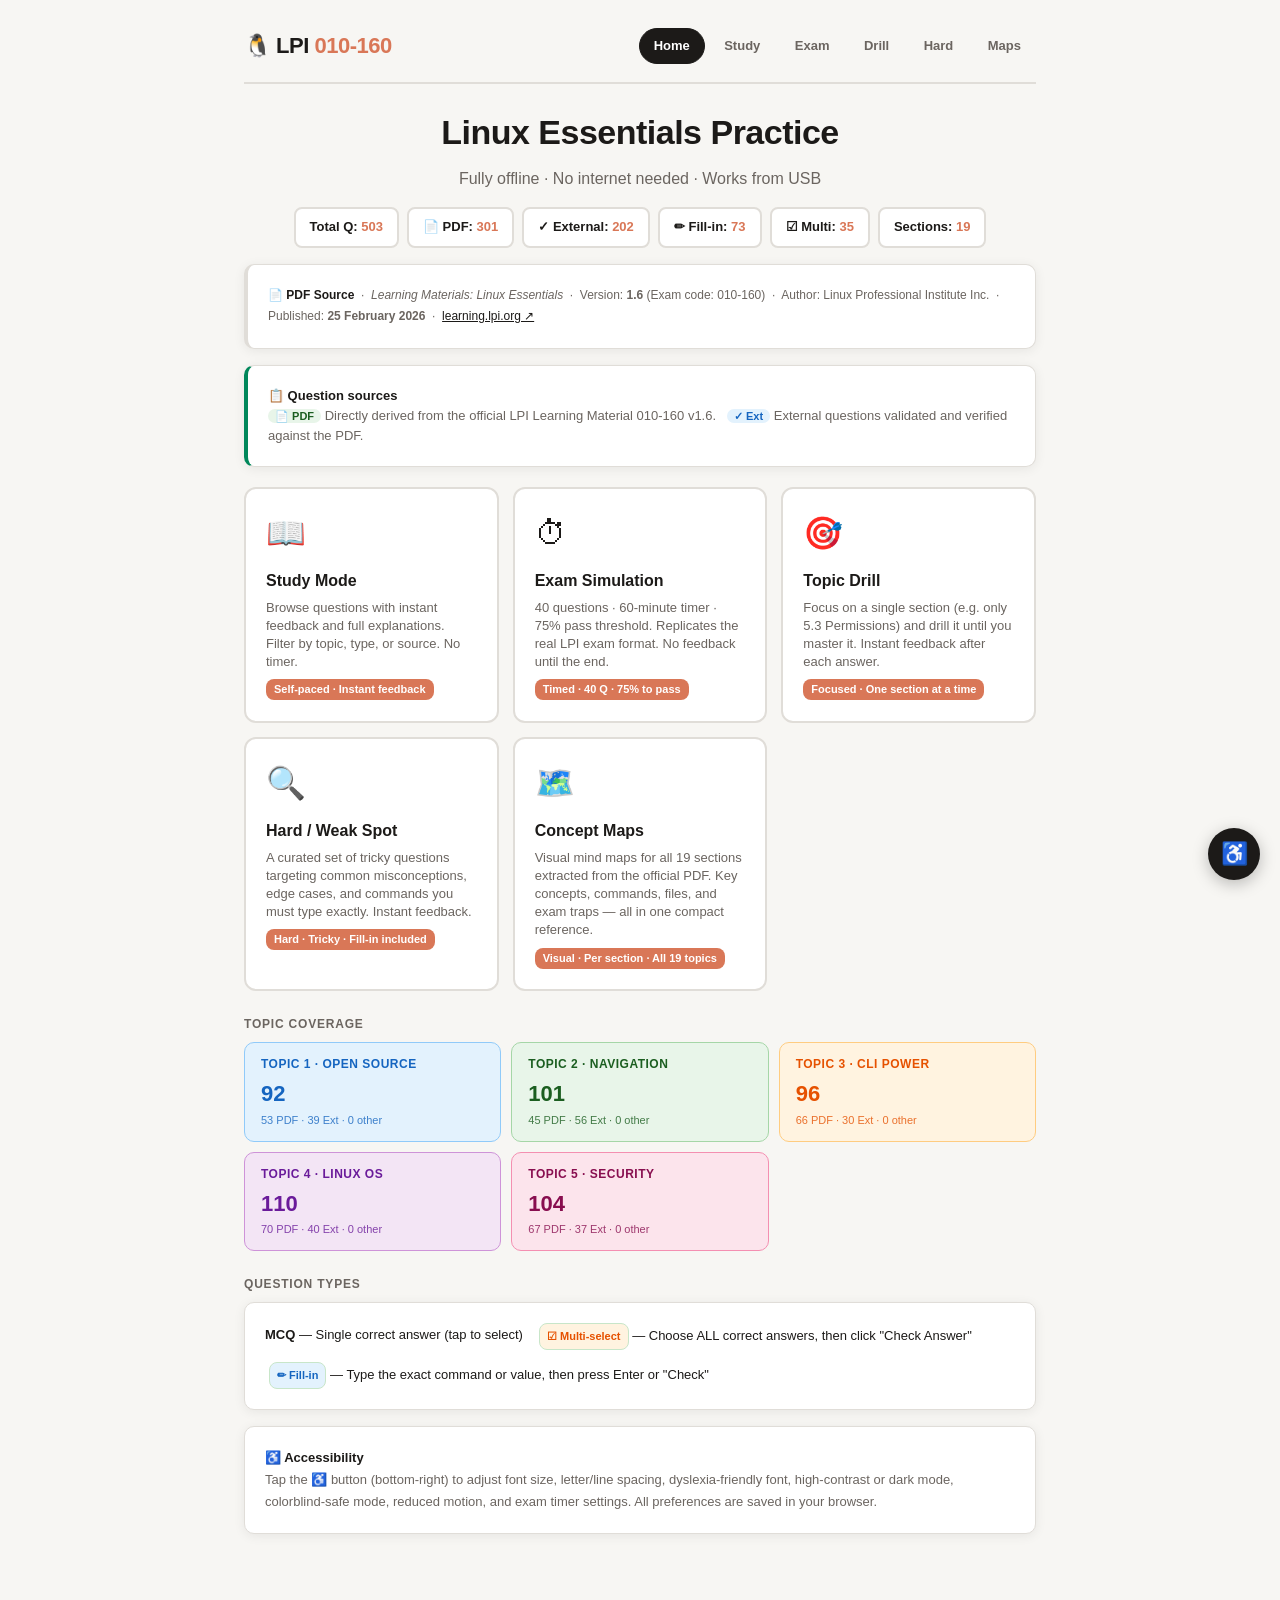
<file: index.html>
<!DOCTYPE html>
<html lang="en">
<head>
<meta charset="UTF-8">
<meta name="description" content="LPI Linux Essentials 010-160 practice simulator. 503 questions, fully offline. MCQ, Multi-select, Fill-in. Study, Exam, Drill, Hard and Concept Maps.">
<meta name="viewport" content="width=device-width, initial-scale=1.0">
<title>LPI 010-160 — Exam Practice</title>
<link rel="icon" href="data:image/svg+xml,<svg xmlns='http://www.w3.org/2000/svg' viewBox='0 0 100 100'><text y='.9em' font-size='90'>🐧</text></svg>">
<link rel="stylesheet" href="style.css">
</head>
<body>
<a class="skip-link" href="#main-content">Skip to main content</a>
<div id="shell" tabindex="-1"><a id="main-content"></a>
  <div class="topbar">
    <a href="index.html" class="topbar-logo" aria-label="Go to Home">🐧 LPI <span>010-160</span></a>
    <nav class="topbar-nav">
      <a href="index.html" class="active" aria-current="page">Home</a>
      <a href="study.html">Study</a>
      <a href="exam.html">Exam</a>
      <a href="drill.html">Drill</a>
      <a href="weak.html">Hard</a>
      <a href="maps.html">Maps</a>
    </nav>
  </div>

  <div class="center mb16">
    <h1 style="font-size:clamp(22px,5vw,34px);font-weight:900;letter-spacing:-.5px">Linux Essentials Practice</h1>
    <p class="muted mt8">Fully offline · No internet needed · Works from USB</p>
  </div>

  <div class="stat-row" id="statsRow" style="justify-content:center" aria-live="polite" aria-label="Question bank statistics"></div>

  <div class="card mb16" style="font-size:12px;color:var(--sub);border-left:4px solid var(--border);line-height:1.8">
    <strong style="color:var(--txt)">📄 PDF Source</strong> &nbsp;·&nbsp;
    <em>Learning Materials: Linux Essentials</em> &nbsp;·&nbsp;
    Version: <strong>1.6</strong> (Exam code: 010-160) &nbsp;·&nbsp;
    Author: Linux Professional Institute Inc. &nbsp;·&nbsp;
    Published: <strong>25 February 2026</strong> &nbsp;·&nbsp;
    <a href="https://learning.lpi.org/en/learning-materials/010-160/" target="_blank" style="color:var(--acc-dk)">learning.lpi.org ↗</a>
  </div>

  <div class="card mb16" style="font-size:13px;border-left:4px solid #00875A">
    <strong>📋 Question sources</strong><br>
    <span style="color:var(--sub)">
      <span style="background:#E8F5E9;color:#1B5E20;padding:1px 7px;border-radius:8px;font-weight:700;font-size:11px">📄 PDF</span>
      Directly derived from the official LPI Learning Material 010-160 v1.6. &nbsp;
      <span style="background:#E3F2FD;color:#1565C0;padding:1px 7px;border-radius:8px;font-weight:700;font-size:11px">✓ Ext</span>
      External questions validated and verified against the PDF.
    </span>
  </div>

  <!-- Mode cards -->
  <div class="home-grid">
    <a href="study.html" class="home-card">
      <div class="icon">📖</div>
      <h3>Study Mode</h3>
      <p>Browse questions with instant feedback and full explanations. Filter by topic, type, or source. No timer.</p>
      <span class="tag">Self-paced · Instant feedback</span>
    </a>
    <a href="exam.html" class="home-card">
      <div class="icon">⏱</div>
      <h3>Exam Simulation</h3>
      <p>40 questions · 60-minute timer · 75% pass threshold. Replicates the real LPI exam format. No feedback until the end.</p>
      <span class="tag">Timed · 40 Q · 75% to pass</span>
    </a>
    <a href="drill.html" class="home-card">
      <div class="icon">🎯</div>
      <h3>Topic Drill</h3>
      <p>Focus on a single section (e.g. only 5.3 Permissions) and drill it until you master it. Instant feedback after each answer.</p>
      <span class="tag">Focused · One section at a time</span>
    </a>
    <a href="weak.html" class="home-card">
      <div class="icon">🔍</div>
      <h3>Hard / Weak Spot</h3>
      <p>A curated set of tricky questions targeting common misconceptions, edge cases, and commands you must type exactly. Instant feedback.</p>
      <span class="tag">Hard · Tricky · Fill-in included</span>
    </a>
    <a href="maps.html" class="home-card">
      <div class="icon">🗺️</div>
      <h3>Concept Maps</h3>
      <p>Visual mind maps for all 19 sections extracted from the official PDF. Key concepts, commands, files, and exam traps — all in one compact reference.</p>
      <span class="tag">Visual · Per section · All 19 topics</span>
    </a>
  </div>

  <div class="section-hd mt24 mb8">Topic coverage</div>
  <div id="topicOverview"></div>

  <!-- Question type legend -->
  <div class="section-hd mt24 mb8">Question types</div>
  <div class="card" style="font-size:13px;line-height:1.9">
    <div style="display:flex;flex-wrap:wrap;gap:12px">
      <div><strong>MCQ</strong> — Single correct answer (tap to select)</div>
      <div><span class="q-src-badge" style="background:#FFF3E0;color:#E65100;vertical-align:middle">☑ Multi-select</span> — Choose ALL correct answers, then click "Check Answer"</div>
      <div><span class="q-src-badge" style="background:#E3F2FD;color:#1565C0;vertical-align:middle">✏ Fill-in</span> — Type the exact command or value, then press Enter or "Check"</div>
    </div>
  </div>

  <div class="card mt16" style="font-size:13px;color:var(--sub);line-height:1.7">
    <strong style="color:var(--txt)">♿ Accessibility</strong><br>
    Tap the <strong>♿</strong> button (bottom-right) to adjust font size, letter/line spacing,
    dyslexia-friendly font, high-contrast or dark mode, colorblind-safe mode, reduced motion,
    and exam timer settings. All preferences are saved in your browser.
  </div>
</div>

<script src="questions.js"></script>
<script src="a11y.js"></script>
<script>
const byT={1:0,2:0,3:0,4:0,5:0};
Q.forEach(q=>byT[q.t]=(byT[q.t]||0)+1);
const pdfCount=Q.filter(q=>q.src==='pdf').length;
const extCount=Q.filter(q=>q.src==='ext').length;
const fillCount=Q.filter(q=>q.type==='fill').length;
const multiCount=Q.filter(q=>q.type==='multi').length;

document.getElementById('statsRow').innerHTML=`
  <div class="stat">Total Q: <span>${Q.length}</span></div>
  <div class="stat">📄 PDF: <span>${pdfCount}</span></div>
  <div class="stat">✓ External: <span>${extCount}</span></div>
  <div class="stat">✏ Fill-in: <span>${fillCount}</span></div>
  <div class="stat">☑ Multi: <span>${multiCount}</span></div>
  <div class="stat">Sections: <span>19</span></div>
`;

const tc=document.getElementById('topicOverview');
tc.style.cssText='display:grid;grid-template-columns:repeat(auto-fill,minmax(220px,1fr));gap:10px';
[1,2,3,4,5].forEach(t=>{
  const col=TOPIC_COLORS[t];
  const pdfQ=Q.filter(q=>q.t===t&&q.src==='pdf').length;
  const extQ=Q.filter(q=>q.t===t&&q.src==='ext').length;
  const div=document.createElement('div');
  div.style.cssText=`background:${col.bg};border:1.5px solid ${col.border};border-radius:10px;padding:12px 16px`;
  div.innerHTML=`
    <div style="font-size:12px;font-weight:800;color:${col.fg};text-transform:uppercase;letter-spacing:.5px;margin-bottom:4px">${TOPIC_NAMES[t]}</div>
    <div style="font-size:22px;font-weight:900;color:${col.fg}">${byT[t]}</div>
    <div style="font-size:11px;color:${col.fg};opacity:.8">${pdfQ} PDF · ${extQ} Ext · ${byT[t]-pdfQ-extQ} other</div>`;
  tc.appendChild(div);
});
</script>
</body>
</html>
</file>
<file: style.css>
/* ═══════════════════════════════════════════════════════════════
   LPI 010-160 Exam Practice — style.css v2 (with accessibility)
   ═══════════════════════════════════════════════════════════════ */

/* ── CSS Custom Properties ─────────────────────────────────────── */
:root {
  /* Palette — Default */
  --bg:        #F7F6F3;
  --card:      #FFFFFF;
  --border:    #E0DDD8;
  --txt:       #1C1A18;
  --sub:       #6B6560;
  --acc:       #D97757;
  --acc-dk:    #1C1A18;
  --green:     #00875A;
  --green-lt:  #E8F5E9;
  --red:       #C62828;
  --red-lt:    #FFEBEE;
  --warn:      #E65100;
  --shadow:    0 2px 12px rgba(0,0,0,.07);

  /* Accessibility overrides */
  --a11y-font-size:  16px;
  --a11y-letter-sp:  0;
  --a11y-line-h:     1.55;
}

/* ── High Contrast ──────────────────────────────────────────────── */
[data-contrast="high"] {
  --bg:       #FFFFFF;
  --card:     #FFFFFF;
  --border:   #000000;
  --txt:      #000000;
  --sub:      #333333;
  --acc:      #CC4400;
  --acc-dk:   #000000;
  --green:    #005500;
  --green-lt: #CCFFCC;
  --red:      #AA0000;
  --red-lt:   #FFCCCC;
  --shadow:   0 0 0 2px #000;
}

/* ── Dark Mode ──────────────────────────────────────────────────── */
[data-contrast="dark"] {
  --bg:       #1A1A1A;
  --card:     #2A2A2A;
  --border:   #444444;
  --txt:      #F0EFEC;
  --sub:      #A09A94;
  --acc:      #E08060;
  --acc-dk:   #F0EFEC;
  --green:    #4CAF50;
  --green-lt: #1B3A1E;
  --red:      #EF5350;
  --red-lt:   #3A1A1A;
  --shadow:   0 2px 12px rgba(0,0,0,.4);
}

/* ── Dyslexia-Friendly Font ─────────────────────────────────────── */
/* Uses a special CSS stack with open letter forms */
[data-font="dyslexic"] body,
[data-font="dyslexic"] .q-text,
[data-font="dyslexic"] .opt,
[data-font="dyslexic"] .exp {
  font-family: 'Comic Sans MS', 'Comic Sans', 'Verdana', 'Arial', sans-serif;
  /* Comic Sans, while often mocked, has strong letter disambiguation
     useful for dyslexia. Verdana also has wide letter forms.        */
  word-spacing: 0.15em;
}

[data-font="mono"] body {
  font-family: 'SF Mono', 'Cascadia Code', 'Fira Code', 'Courier New', monospace;
}

/* ── Reduced Motion ─────────────────────────────────────────────── */
[data-motion="off"] *,
[data-motion="off"] *::before,
[data-motion="off"] *::after {
  animation-duration: 0.001ms !important;
  transition-duration: 0.001ms !important;
}

/* ── Reset ──────────────────────────────────────────────────────── */
*, *::before, *::after { box-sizing: border-box; margin: 0; padding: 0; }

/* ── Base ───────────────────────────────────────────────────────── */
body {
  font-family: -apple-system, BlinkMacSystemFont, 'Segoe UI', Roboto, sans-serif;
  background: var(--bg);
  color: var(--txt);
  min-height: 100vh;
  line-height: var(--a11y-line-h);
  font-size: var(--a11y-font-size);
  letter-spacing: var(--a11y-letter-sp);
  /* Never justify — bad for dyslexia */
  text-align: left;
}

/* ── Shell ──────────────────────────────────────────────────────── */
#shell {
  max-width: 820px;
  margin: 0 auto;
  padding: 16px 14px 80px;
}

/* ── Top bar ────────────────────────────────────────────────────── */
.topbar {
  display: flex;
  align-items: center;
  gap: 10px;
  padding: 12px 0 18px;
  border-bottom: 2px solid var(--border);
  margin-bottom: 22px;
  flex-wrap: wrap;
}
.topbar-logo { font-size: 22px; font-weight: 900; letter-spacing: -.5px; flex: 1; }
.topbar-logo span { color: var(--acc); }
.topbar-nav a {
  display: inline-block;
  padding: 6px 14px;
  border-radius: 20px;
  font-size: 13px;
  font-weight: 600;
  text-decoration: none;
  color: var(--sub);
  transition: all .15s;
  border: 1.5px solid transparent;
  min-height: 36px; /* larger tap target */
  display: inline-flex;
  align-items: center;
}
.topbar-nav a:hover, .topbar-nav a.active {
  background: var(--acc-dk);
  color: #fff;
  border-color: var(--acc-dk);
}

/* ── Buttons ─────────────────────────────────────────────────────── */
.btn {
  display: inline-flex;
  align-items: center;
  justify-content: center;
  gap: 7px;
  padding: 11px 22px;
  border-radius: 8px;
  font-size: calc(var(--a11y-font-size) * 0.875);
  font-weight: 700;
  cursor: pointer;
  border: 2px solid transparent;
  transition: all .15s;
  text-decoration: none;
  background: var(--acc-dk);
  color: #fff;
  min-height: 44px; /* WCAG 2.5.5 target size */
  min-width: 44px;
  letter-spacing: var(--a11y-letter-sp);
}
.btn:hover:not(:disabled) { opacity: .85; transform: translateY(-1px); }
.btn:focus-visible { outline: 3px solid var(--acc); outline-offset: 3px; }
.btn:disabled { opacity: .4; cursor: not-allowed; transform: none; }
.btn.outline { background: transparent; color: var(--txt); border-color: var(--border); }
.btn.outline:hover:not(:disabled) { background: var(--border); }
.btn.accent { background: var(--acc); }
.btn.sm { padding: 7px 14px; min-height: 36px; }
.btn.lg { padding: 14px 28px; font-size: calc(var(--a11y-font-size)); }

.btn-row { display: flex; gap: 10px; flex-wrap: wrap; align-items: center; }

/* ── Cards ───────────────────────────────────────────────────────── */
.card {
  background: var(--card);
  border: 1.5px solid var(--border);
  border-radius: 10px;
  padding: 20px;
  box-shadow: var(--shadow);
}

/* ── Question card ───────────────────────────────────────────────── */
.q-card {
  background: var(--card);
  border: 1.5px solid var(--border);
  border-radius: 10px;
  padding: 22px;
  margin-bottom: 16px;
  box-shadow: var(--shadow);
  animation: fadeUp .2s ease;
}
@keyframes fadeUp {
  from { opacity: 0; transform: translateY(6px); }
  to   { opacity: 1; transform: translateY(0); }
}

.q-meta {
  display: flex;
  gap: 7px;
  flex-wrap: wrap;
  align-items: center;
  margin-bottom: 14px;
}
.q-num {
  font-size: 12px;
  font-weight: 700;
  color: var(--sub);
  background: var(--bg);
  padding: 3px 10px;
  border-radius: 12px;
  border: 1px solid var(--border);
}
.q-badge {
  font-size: 11px;
  font-weight: 700;
  padding: 3px 10px;
  border-radius: 12px;
}
.q-src-badge {
  font-size: 10px;
  font-weight: 700;
  padding: 2px 8px;
  border-radius: 10px;
  background: #E8F5E9;
  color: #1B5E20;
  border: 1px solid #C8E6C9;
}

.q-text {
  font-size: var(--a11y-font-size);
  font-weight: 600;
  margin-bottom: 18px;
  line-height: var(--a11y-line-h);
  letter-spacing: var(--a11y-letter-sp);
}
.q-text code, .opt code, .exp code {
  background: var(--bg);
  border: 1px solid var(--border);
  padding: 1px 7px;
  border-radius: 4px;
  font-size: calc(var(--a11y-font-size) * 0.875);
  font-family: 'SF Mono', 'Cascadia Code', 'Fira Code', monospace;
}

/* ── Answer options ──────────────────────────────────────────────── */
.opts { display: flex; flex-direction: column; gap: 10px; }

.opt {
  display: flex;
  align-items: flex-start;
  gap: 12px;
  background: var(--bg);
  border: 2px solid var(--border);
  border-radius: 8px;
  padding: 13px 15px;
  cursor: pointer;
  font-size: calc(var(--a11y-font-size) * 0.9375);
  line-height: var(--a11y-line-h);
  letter-spacing: var(--a11y-letter-sp);
  text-align: left;
  transition: all .13s;
  width: 100%;
  font-family: inherit;
  color: var(--txt);
  min-height: 48px; /* larger tap target */
}
.opt:hover:not(:disabled) { border-color: var(--acc-dk); background: var(--card); }
.opt:focus-visible { outline: 3px solid var(--acc); outline-offset: 2px; }
.opt:disabled { cursor: default; }

.opt-letter {
  flex-shrink: 0;
  width: 30px;
  height: 30px;
  border: 2px solid var(--border);
  border-radius: 6px;
  display: flex;
  align-items: center;
  justify-content: center;
  font-weight: 800;
  font-size: 13px;
  background: var(--card);
  transition: all .13s;
}

.opt.chosen .opt-letter { background: var(--acc-dk); border-color: var(--acc-dk); color: #fff; }
.opt.chosen { border-color: var(--acc-dk); background: var(--card); }

.opt.correct { border-color: var(--green) !important; background: var(--green-lt) !important; }
.opt.correct .opt-letter { background: var(--green) !important; border-color: var(--green) !important; color: #fff !important; }

.opt.wrong { border-color: var(--red) !important; background: var(--red-lt) !important; }
.opt.wrong .opt-letter { background: var(--red) !important; border-color: var(--red) !important; color: #fff !important; }

/* ── Explanation ─────────────────────────────────────────────────── */
.exp {
  display: none;
  background: var(--green-lt);
  border: 2px solid var(--green);
  border-radius: 8px;
  padding: 14px 16px;
  margin-top: 14px;
  font-size: calc(var(--a11y-font-size) * 0.875);
  line-height: var(--a11y-line-h);
  letter-spacing: var(--a11y-letter-sp);
  color: var(--green);
}
[data-contrast="dark"] .exp { color: #81C784; }
.exp.show { display: block; }
.exp-label {
  font-size: 11px;
  font-weight: 800;
  text-transform: uppercase;
  letter-spacing: .8px;
  margin-bottom: 6px;
  opacity: .8;
}

/* ── Progress bar ────────────────────────────────────────────────── */
.progress-wrap {
  background: var(--border);
  border-radius: 4px;
  height: 7px;
  overflow: hidden;
  margin: 8px 0;
}
.progress-fill {
  height: 100%;
  background: var(--acc);
  border-radius: 4px;
  transition: width .3s ease;
}

/* ── Sticky exam bar ─────────────────────────────────────────────── */
#examBar {
  position: sticky;
  top: 0;
  z-index: 50;
  background: var(--card);
  border-bottom: 2px solid var(--border);
  padding: 10px 16px;
  display: flex;
  align-items: center;
  gap: 12px;
  margin: -22px -14px 20px;
}
.timer {
  font-size: 20px;
  font-weight: 900;
  letter-spacing: 1px;
  min-width: 64px;
  font-variant-numeric: tabular-nums;
}
.timer.warn { color: var(--red); animation: blink 1s infinite; }
@keyframes blink { 0%,100%{opacity:1} 50%{opacity:.5} }

/* ── Navigation bar ──────────────────────────────────────────────── */
.nav-bar {
  display: flex;
  align-items: center;
  gap: 10px;
  padding: 16px 0 0;
  flex-wrap: wrap;
}
.nav-bar .spacer { flex: 1; }
.nav-info { font-size: 13px; color: var(--sub); font-weight: 600; }

/* ── Score screen ────────────────────────────────────────────────── */
.score-big { font-size: 64px; font-weight: 900; letter-spacing: -3px; line-height: 1; }
.score-pct { font-size: 24px; font-weight: 700; margin: 6px 0 4px; }
.score-msg { font-size: 15px; color: var(--sub); margin-bottom: 20px; }

.breakdown {
  display: flex; gap: 10px; flex-wrap: wrap;
  justify-content: center; margin: 16px 0 24px;
}
.breakdown-item { border-radius: 10px; padding: 10px 18px; text-align: center; min-width: 80px; }
.breakdown-num { display: block; font-size: 24px; font-weight: 900; }
.breakdown-lbl { font-size: 12px; font-weight: 700; opacity: .8; }

/* ── Filters / pills ─────────────────────────────────────────────── */
.filters { display: flex; gap: 6px; flex-wrap: wrap; margin-bottom: 16px; }
.pill {
  padding: 7px 15px; border-radius: 20px; font-size: 13px; font-weight: 700;
  cursor: pointer; border: 2px solid var(--border); background: var(--card);
  transition: all .13s; color: var(--txt); min-height: 36px;
}
.pill:hover { border-color: var(--acc-dk); }
.pill.on { background: var(--acc-dk); color: #fff; border-color: var(--acc-dk); }

/* ── Home cards ──────────────────────────────────────────────────── */
.home-grid { display: grid; grid-template-columns: repeat(auto-fit, minmax(200px,1fr)); gap: 14px; margin: 20px 0; }
.home-card {
  background: var(--card); border: 2px solid var(--border); border-radius: 12px;
  padding: 20px; cursor: pointer; text-decoration: none; color: var(--txt);
  display: block; transition: all .18s;
}
.home-card:hover { border-color: var(--acc); box-shadow: 0 6px 20px rgba(0,0,0,.1); transform: translateY(-2px); }
.home-card:focus-visible { outline: 3px solid var(--acc); outline-offset: 3px; }
.home-card .icon { font-size: 32px; margin-bottom: 10px; }
.home-card h3 { font-size: 16px; font-weight: 800; margin-bottom: 5px; }
.home-card p { font-size: 13px; color: var(--sub); line-height: 1.4; }
.home-card .tag { display: inline-block; margin-top: 8px; font-size: 11px; font-weight: 700; background: var(--acc); color: #fff; padding: 2px 8px; border-radius: 8px; }

/* ── Misc utilities ──────────────────────────────────────────────── */
.stat-row { display: flex; gap: 8px; flex-wrap: wrap; margin-bottom: 16px; }
.stat { background: var(--card); border: 2px solid var(--border); border-radius: 8px; padding: 8px 14px; font-size: 13px; font-weight: 600; }
.stat span { color: var(--acc); font-weight: 800; }
.section-hd { font-size: 12px; font-weight: 800; text-transform: uppercase; letter-spacing: .8px; color: var(--sub); margin-bottom: 10px; }
.review-ok   { border-left: 4px solid var(--green); }
.review-fail { border-left: 4px solid var(--red); }
.review-skip { border-left: 4px solid var(--warn); }
.mt8{margin-top:8px} .mt16{margin-top:16px} .mt24{margin-top:24px}
.mb8{margin-bottom:8px} .mb16{margin-bottom:16px}
.center{text-align:center} .muted{color:var(--sub)} .small{font-size:13px}

/* ── Accessibility FAB & Panel ───────────────────────────────────── */
#a11yFab {
  position: fixed;
  bottom: 20px;
  right: 20px;
  z-index: 200;
  width: 52px;
  height: 52px;
  border-radius: 50%;
  background: var(--acc-dk);
  color: #fff;
  border: none;
  font-size: 22px;
  cursor: pointer;
  box-shadow: 0 4px 16px rgba(0,0,0,.25);
  display: flex;
  align-items: center;
  justify-content: center;
  transition: all .15s;
}
#a11yFab:hover { transform: scale(1.1); }
#a11yFab:focus-visible { outline: 3px solid var(--acc); outline-offset: 3px; }

#a11yOverlay {
  display: none;
  position: fixed;
  inset: 0;
  background: rgba(0,0,0,.45);
  z-index: 300;
  align-items: flex-end;
  justify-content: flex-end;
  padding: 20px;
}

#a11yPanel {
  background: var(--card);
  border: 2px solid var(--border);
  border-radius: 14px;
  padding: 20px;
  width: 100%;
  max-width: 360px;
  max-height: 90vh;
  overflow-y: auto;
  box-shadow: 0 8px 40px rgba(0,0,0,.25);
  animation: slideUp .2s ease;
}
@keyframes slideUp { from{transform:translateY(20px);opacity:0} to{transform:translateY(0);opacity:1} }

.a11y-header {
  display: flex;
  justify-content: space-between;
  align-items: center;
  margin-bottom: 16px;
  font-size: 15px;
}
.a11y-header button {
  background: none; border: none; font-size: 18px; cursor: pointer;
  color: var(--sub); width: 32px; height: 32px; border-radius: 50%;
  display: flex; align-items: center; justify-content: center;
}
.a11y-header button:hover { background: var(--bg); }

.a11y-group { margin-bottom: 14px; }
.a11y-label { font-size: 11px; font-weight: 800; text-transform: uppercase; letter-spacing: .7px; color: var(--sub); margin-bottom: 7px; }

.a11y-pills { display: flex; gap: 6px; flex-wrap: wrap; }
.a11y-pill {
  padding: 6px 13px; border-radius: 16px; font-size: 13px; font-weight: 600;
  cursor: pointer; border: 2px solid var(--border); background: var(--bg); color: var(--txt);
  transition: all .12s; min-height: 34px;
}
.a11y-pill:hover { border-color: var(--acc-dk); }
.a11y-pill.a11y-on { background: var(--acc-dk); color: #fff; border-color: var(--acc-dk); }

.a11y-reset {
  width: 100%; margin-top: 8px; padding: 9px; border-radius: 8px;
  background: none; border: 2px solid var(--border); color: var(--sub);
  font-size: 13px; font-weight: 600; cursor: pointer;
}
.a11y-reset:hover { border-color: var(--red); color: var(--red); }

/* ── Responsive ──────────────────────────────────────────────────── */
@media (max-width: 580px) {
  .topbar { gap: 6px; }
  .q-text { font-size: calc(var(--a11y-font-size) * 0.9375); }
  .score-big { font-size: 48px; }
  .home-grid { grid-template-columns: 1fr 1fr; }
  #a11yOverlay { padding: 10px; align-items: flex-end; justify-content: stretch; }
  #a11yPanel { max-width: 100%; border-radius: 14px 14px 0 0; }
}
@media (max-width: 380px) { .home-grid { grid-template-columns: 1fr; } }

/* ── Fill-in Question Styles ─────────────────────────── */
.fill-wrap {
  display: flex;
  gap: 10px;
  align-items: center;
  flex-wrap: wrap;
  margin: 12px 0;
}
.fill-input {
  flex: 1;
  min-width: 200px;
  padding: 10px 14px;
  border: 2px solid var(--border);
  border-radius: 8px;
  background: var(--card);
  color: var(--txt);
  font-size: var(--a11y-font-size, 15px);
  font-family: monospace;
  letter-spacing: 0.02em;
  outline: none;
  transition: border-color .15s;
}
.fill-input:focus { border-color: var(--acc-dk); }
.fill-result {
  padding: 10px 14px;
  border-radius: 8px;
  font-size: 14px;
  width: 100%;
  font-family: inherit;
}
.fill-ok  { background: var(--green-lt); color: var(--green); border-left: 4px solid var(--green); }
.fill-wrong { background: #FFEBEE; color: var(--red); border-left: 4px solid var(--red); }

/* ── Multi-select Styles ──────────────────────────────── */
.opt-check { cursor: pointer; }
.opt-selected {
  border-color: var(--acc-dk) !important;
  background: #EEF3FF !important;
}
[data-contrast="dark"] .opt-selected { background: #1a2a50 !important; }
[data-contrast="high"] .opt-selected { border-color: #000 !important; background: #ddf !important; }

.multi-hint {
  margin-top: 8px;
  font-size: 12px;
  color: var(--sub);
  font-style: italic;
}
.opt-check.correct { border-color: var(--green) !important; background: var(--green-lt) !important; }
.opt-check.wrong   { border-color: var(--red) !important; background: #FFEBEE !important; }
.opt-check.disabled, .opt-check[disabled] { cursor: not-allowed; opacity: 0.85; pointer-events: none; }


/* ── External Validated Badge ────────────────────────── */
.q-src-badge {
  display: inline-flex;
  align-items: center;
  padding: 2px 7px;
  border-radius: 8px;
  font-size: 11px;
  font-weight: 700;
  margin-left: 4px;
}

/* ── Fill-in Question Styles ─────────────────────────── */
.fill-wrap {
  display: flex;
  gap: 10px;
  align-items: center;
  flex-wrap: wrap;
  margin: 12px 0;
}
.fill-input {
  flex: 1;
  min-width: 200px;
  padding: 10px 14px;
  border: 2px solid var(--border);
  border-radius: 8px;
  background: var(--card);
  color: var(--txt);
  font-size: var(--a11y-font-size, 15px);
  font-family: monospace;
  letter-spacing: 0.02em;
  outline: none;
  transition: border-color .15s;
}
.fill-input:focus { border-color: var(--acc-dk); }
.fill-result {
  padding: 10px 14px;
  border-radius: 8px;
  font-size: 14px;
  width: 100%;
  font-family: inherit;
}
.fill-ok  { background: var(--green-lt); color: var(--green); border-left: 4px solid var(--green); }
.fill-wrong { background: #FFEBEE; color: var(--red); border-left: 4px solid var(--red); }
[data-contrast="dark"] .fill-ok  { background: #1B3A1F; }
[data-contrast="dark"] .fill-wrong { background: #3A1B1B; }
.mt16 { margin-top: 16px; }

/* ── Multi-select Styles ──────────────────────────────── */
.opt-check { cursor: pointer; }
.opt-selected,
.opt.chosen {
  border-color: var(--acc-dk) !important;
  background: #EEF3FF !important;
}
[data-contrast="dark"] .opt-selected,
[data-contrast="dark"] .opt.chosen { background: #1a2a50 !important; }
.multi-hint {
  margin-top: 8px;
  font-size: 12px;
  color: var(--sub);
  font-style: italic;
}
.opt-check.correct { border-color: var(--green) !important; background: var(--green-lt) !important; }
.opt-check.wrong   { border-color: var(--red) !important; background: #FFEBEE !important; }
.opt-check.disabled, .opt-check[disabled] { cursor: not-allowed; opacity: 0.85; pointer-events: none; }


/* ═══════════════════════════════════════════════════════════
   PATCH v3 — Bug fixes, new features, colorblind modes
   ══════════════════════════════════════════════════════════= */

/* ── Logo as clickable link (a tag instead of div) ────────── */
.topbar-logo {
  text-decoration: none;
  color: inherit;
  cursor: pointer;
}
.topbar-logo:hover { opacity: .85; }
.topbar-logo:focus {
  outline: 3px solid var(--acc-dk);
  outline-offset: 3px;
  border-radius: 4px;
}

/* ── Tab description banner ───────────────────────────────── */
.tab-desc {
  background: var(--card);
  border-left: 4px solid var(--acc-dk);
  border-radius: 0 8px 8px 0;
  padding: 10px 16px;
  font-size: 13px;
  line-height: 1.6;
  color: var(--sub);
  margin-bottom: 18px;
}
.tab-desc strong { color: var(--txt); }

/* ── Source badges ─────────────────────────────────────────── */
.badge-pdf  { background: #E8F5E9; color: #1B5E20; }
.badge-ext  { background: #E3F2FD; color: #1565C0; }
.badge-multi{ background: #FFF3E0; color: #E65100; }
.badge-fill { background: #F3E5F5; color: #6A1B9A; }

/* ── Fill-in question ─────────────────────────────────────── */
.fill-wrap {
  display: flex; gap: 10px; align-items: center; flex-wrap: wrap; margin: 12px 0;
}
.fill-input {
  flex: 1; min-width: 200px; padding: 10px 14px;
  border: 2px solid var(--border); border-radius: 8px;
  background: var(--card); color: var(--txt);
  font-size: var(--a11y-font-size, 15px); font-family: monospace;
  outline: none; transition: border-color .15s;
}
.fill-input:focus { border-color: var(--acc-dk); box-shadow: 0 0 0 3px rgba(0,98,204,.15); }
.fill-result {
  padding: 10px 14px; border-radius: 8px; font-size: 14px; width: 100%;
}
.fill-ok   { background: var(--green-lt); color: var(--green); border-left: 4px solid var(--green); }
.fill-wrong{ background: #FFEBEE; color: var(--red); border-left: 4px solid var(--red); }
.mt16 { margin-top: 16px; }

/* ── Multi-select ──────────────────────────────────────────── */
.opt-check { cursor: pointer; }
.opt-selected,
.opt.chosen {
  border-color: var(--acc-dk) !important;
  background: #EEF3FF !important;
}
.opt-check.correct { border-color: var(--green) !important; background: var(--green-lt) !important; }
.opt-check.wrong   { border-color: var(--red) !important; background: #FFEBEE !important; }
.opt-check.disabled, .opt-check[disabled] { cursor: not-allowed; opacity: 0.85; pointer-events: none; }

.opt-tick  { margin-left: auto; color: var(--green); font-weight: 700; }
.multi-hint{ margin-top: 8px; font-size: 12px; color: var(--sub); font-style: italic; }

/* ── Large tap targets mode ───────────────────────────────── */
[data-targets="large"] .opt           { min-height: 52px; padding: 12px 16px; }
[data-targets="large"] .fill-input    { padding: 13px 16px; min-height: 50px; }
[data-targets="large"] .btn           { min-height: 48px; padding: 12px 20px; }
[data-targets="large"] .pill          { min-height: 44px; padding: 10px 18px; }
[data-targets="large"] .a11y-pill     { min-height: 44px; }
[data-targets="large"] #a11yFab       { width: 60px; height: 60px; font-size: 22px; }

/* ── Reduced motion ───────────────────────────────────────── */
[data-motion="off"] *, [data-motion="off"] *::before, [data-motion="off"] *::after {
  animation-duration: .01ms !important;
  transition-duration: .01ms !important;
}

/* ── Dark mode fills/multi ────────────────────────────────── */
[data-contrast="dark"] .fill-ok   { background: #1B3A1F; color: #81C784; }
[data-contrast="dark"] .fill-wrong{ background: #3A1B1B; color: #EF9A9A; }
[data-contrast="dark"] .opt-selected,
[data-contrast="dark"] .opt.chosen{ background: #1a2a50 !important; }
[data-contrast="dark"] .tab-desc  { background: #1e1e1e; }
[data-contrast="dark"] .badge-pdf { background: #1B3A1F; color: #A5D6A7; }
[data-contrast="dark"] .badge-ext { background: #0D2137; color: #90CAF9; }

/* ════════════════════════════════════════════════════════════
   COLORBLIND MODES
   ════════════════════════════════════════════════════════════ */

/* Deuteranopia / Protanopia — red-green colorblindness
   Replace red/green with blue/orange (safe pair) */
[data-contrast="cb-deu"] {
  --green:    #0066CC;
  --green-lt: #D6E8FF;
  --red:      #CC6600;
  --warn:     #994400;
  --acc:      #005BB5;
  --acc-dk:   #003D80;
}
[data-contrast="cb-deu"] .opt.correct { background: #D6E8FF !important; border-color: #0066CC !important; }
[data-contrast="cb-deu"] .opt.wrong   { background: #FFE8CC !important; border-color: #CC6600 !important; }
[data-contrast="cb-deu"] .fill-ok     { background: #D6E8FF; color: #0066CC; border-color: #0066CC; }
[data-contrast="cb-deu"] .fill-wrong  { background: #FFE8CC; color: #CC6600; border-color: #CC6600; }
[data-contrast="cb-deu"] .progress-fill { background: #0066CC; }
[data-contrast="cb-deu"] .q-card.review-ok   { border-left-color: #0066CC; }
[data-contrast="cb-deu"] .q-card.review-fail { border-left-color: #CC6600; }

/* Tritanopia — blue-yellow colorblindness
   Replace blue with red; keep greens as high-contrast teal */
[data-contrast="cb-tri"] {
  --green:    #007860;
  --green-lt: #CCEFEA;
  --red:      #CC0044;
  --warn:     #883300;
  --acc:      #CC0044;
  --acc-dk:   #990033;
}
[data-contrast="cb-tri"] .opt.correct { background: #CCEFEA !important; border-color: #007860 !important; }
[data-contrast="cb-tri"] .opt.wrong   { background: #FFCCD9 !important; border-color: #CC0044 !important; }
[data-contrast="cb-tri"] .fill-ok     { background: #CCEFEA; color: #007860; border-color: #007860; }
[data-contrast="cb-tri"] .fill-wrong  { background: #FFCCD9; color: #CC0044; border-color: #CC0044; }
[data-contrast="cb-tri"] .progress-fill { background: #007860; }

/* Achromatopsia — complete colorblindness (greyscale)
   All feedback via shape + pattern, no color reliance */
[data-contrast="cb-achr"] {
  --green:    #222;
  --green-lt: #EEE;
  --red:      #555;
  --warn:     #777;
  --acc:      #333;
  --acc-dk:   #111;
  --bg:       #FFF;
  --card:     #F8F8F8;
  --border:   #999;
  --txt:      #000;
  --sub:      #555;
}
[data-contrast="cb-achr"] .opt.correct {
  background: #EEE !important; border: 3px solid #000 !important;
  outline: 3px dashed #000; outline-offset: 2px;
}
[data-contrast="cb-achr"] .opt.wrong {
  background: #CCC !important; border: 3px solid #555 !important;
  text-decoration: line-through;
}
[data-contrast="cb-achr"] .fill-ok    { background: #EEE; color: #000; border-left: 5px solid #000; }
[data-contrast="cb-achr"] .fill-wrong { background: #CCC; color: #333; border-left: 5px dashed #555; }
[data-contrast="cb-achr"] .progress-fill { background: #333; }
[data-contrast="cb-achr"] .q-src-badge { filter: grayscale(1); }
[data-contrast="cb-achr"] .topbar      { background: #FFF; border-bottom: 2px solid #000; }

/* ── Focus indicators (important for keyboard/motor users) ── */
:focus-visible {
  outline: 3px solid var(--acc-dk, #0062CC);
  outline-offset: 3px;
  border-radius: 4px;
}
[data-contrast="cb-achr"] :focus-visible {
  outline: 4px solid #000;
  outline-offset: 4px;
}
[data-contrast="high"] :focus-visible {
  outline: 4px solid #FFD700;
  outline-offset: 4px;
}

/* ── Skip-to-main link (keyboard navigation) ─────────────── */
.skip-link {
  position: absolute; top: -40px; left: 0;
  background: var(--acc-dk); color: #fff;
  padding: 8px 16px; border-radius: 0 0 8px 8px;
  font-size: 14px; font-weight: 700; z-index: 9999;
  transition: top .2s;
}
.skip-link:focus { top: 0; }
</file>
